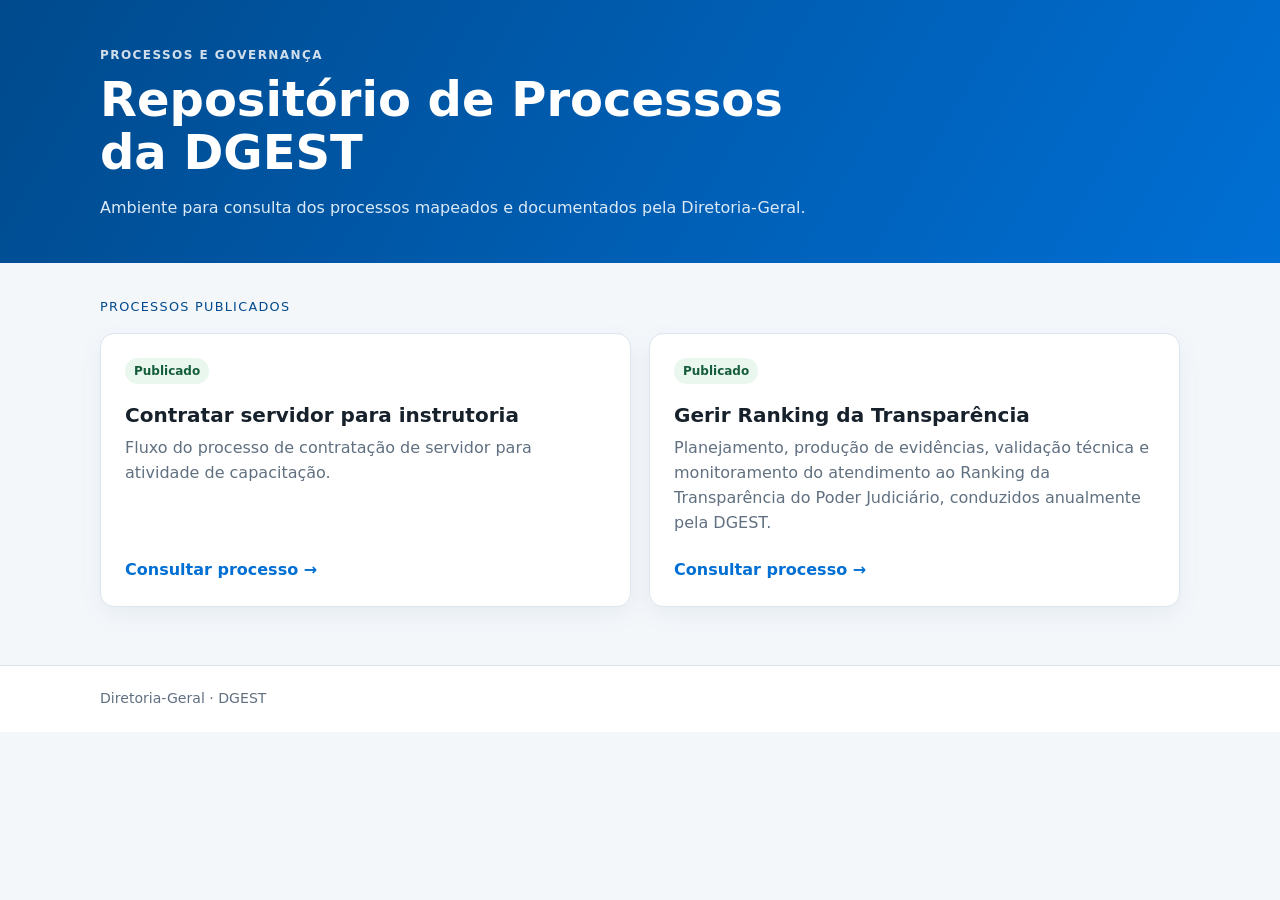
<file: index.html>
<!doctype html>
<html lang="pt-BR">
<head>
  <meta charset="utf-8">
  <meta name="viewport" content="width=device-width, initial-scale=1">
  <meta name="description" content="Consulta aos processos mapeados e documentados pela DGEST.">
  <title>Repositório de Processos da DGEST</title>
  <style>
    :root { --blue:#004a8d; --blue2:#006fd4; --ink:#17212b; --muted:#607080; --line:#dce5ed; --bg:#f4f7fa; }
    * { box-sizing:border-box; }
    body { margin:0; color:var(--ink); background:var(--bg); font:16px/1.55 system-ui,-apple-system,"Segoe UI",sans-serif; }
    header { color:#fff; background:linear-gradient(120deg,var(--blue),var(--blue2)); }
    .wrap { width:min(1080px,calc(100% - 32px)); margin:auto; }
    .hero { padding:46px 0 42px; }
    .eyebrow { margin:0 0 8px; font-size:.75rem; font-weight:700; letter-spacing:.12em; text-transform:uppercase; opacity:.82; }
    h1 { max-width:760px; margin:0; font-size:clamp(1.85rem,4vw,3rem); line-height:1.12; }
    .lead { max-width:720px; margin:16px 0 0; color:#dbeaf6; }
    main { padding:34px 0 58px; }
    .section-title { margin:0 0 16px; color:var(--blue); font-size:.8rem; letter-spacing:.1em; text-transform:uppercase; }
    .grid { display:grid; grid-template-columns:repeat(auto-fit,minmax(280px,1fr)); gap:18px; }
    .card { display:flex; flex-direction:column; min-height:210px; padding:24px; border:1px solid var(--line); border-radius:14px; background:#fff; box-shadow:0 8px 24px rgba(0,74,141,.06); }
    .tag { align-self:flex-start; padding:4px 9px; border-radius:999px; color:#155d3a; background:#e9f7ef; font-size:.75rem; font-weight:700; }
    h2 { margin:18px 0 8px; font-size:1.25rem; line-height:1.3; }
    .card p { margin:0 0 22px; color:var(--muted); }
    .card a { margin-top:auto; color:var(--blue2); font-weight:700; text-decoration:none; }
    .card a:hover, .card a:focus { text-decoration:underline; }
    footer { padding:22px 0; border-top:1px solid var(--line); color:var(--muted); background:#fff; font-size:.88rem; }
  </style>
</head>
<body>
  <header>
    <div class="wrap hero">
      <p class="eyebrow">Processos e Governança</p>
      <h1>Repositório de Processos da DGEST</h1>
      <p class="lead">Ambiente para consulta dos processos mapeados e documentados pela Diretoria-Geral.</p>
    </div>
  </header>
  <main class="wrap">
    <p class="section-title">Processos publicados</p>
    <section class="grid" aria-label="Catálogo de processos">
      <article class="card">
        <span class="tag">Publicado</span>
        <h2>Contratar servidor para instrutoria</h2>
        <p>Fluxo do processo de contratação de servidor para atividade de capacitação.</p>
        <a href="processos/contratar-servidor-instrutoria/">Consultar processo →</a>
      </article>
      <article class="card">
        <span class="tag">Publicado</span>
        <h2>Gerir Ranking da Transparência</h2>
        <p>Planejamento, produção de evidências, validação técnica e monitoramento do atendimento ao Ranking da Transparência do Poder Judiciário, conduzidos anualmente pela DGEST.</p>
        <a href="processos/ranking-transparencia/">Consultar processo →</a>
      </article>
    </section>
  </main>
  <footer><div class="wrap">Diretoria-Geral · DGEST</div></footer>
</body>
</html>
</file>
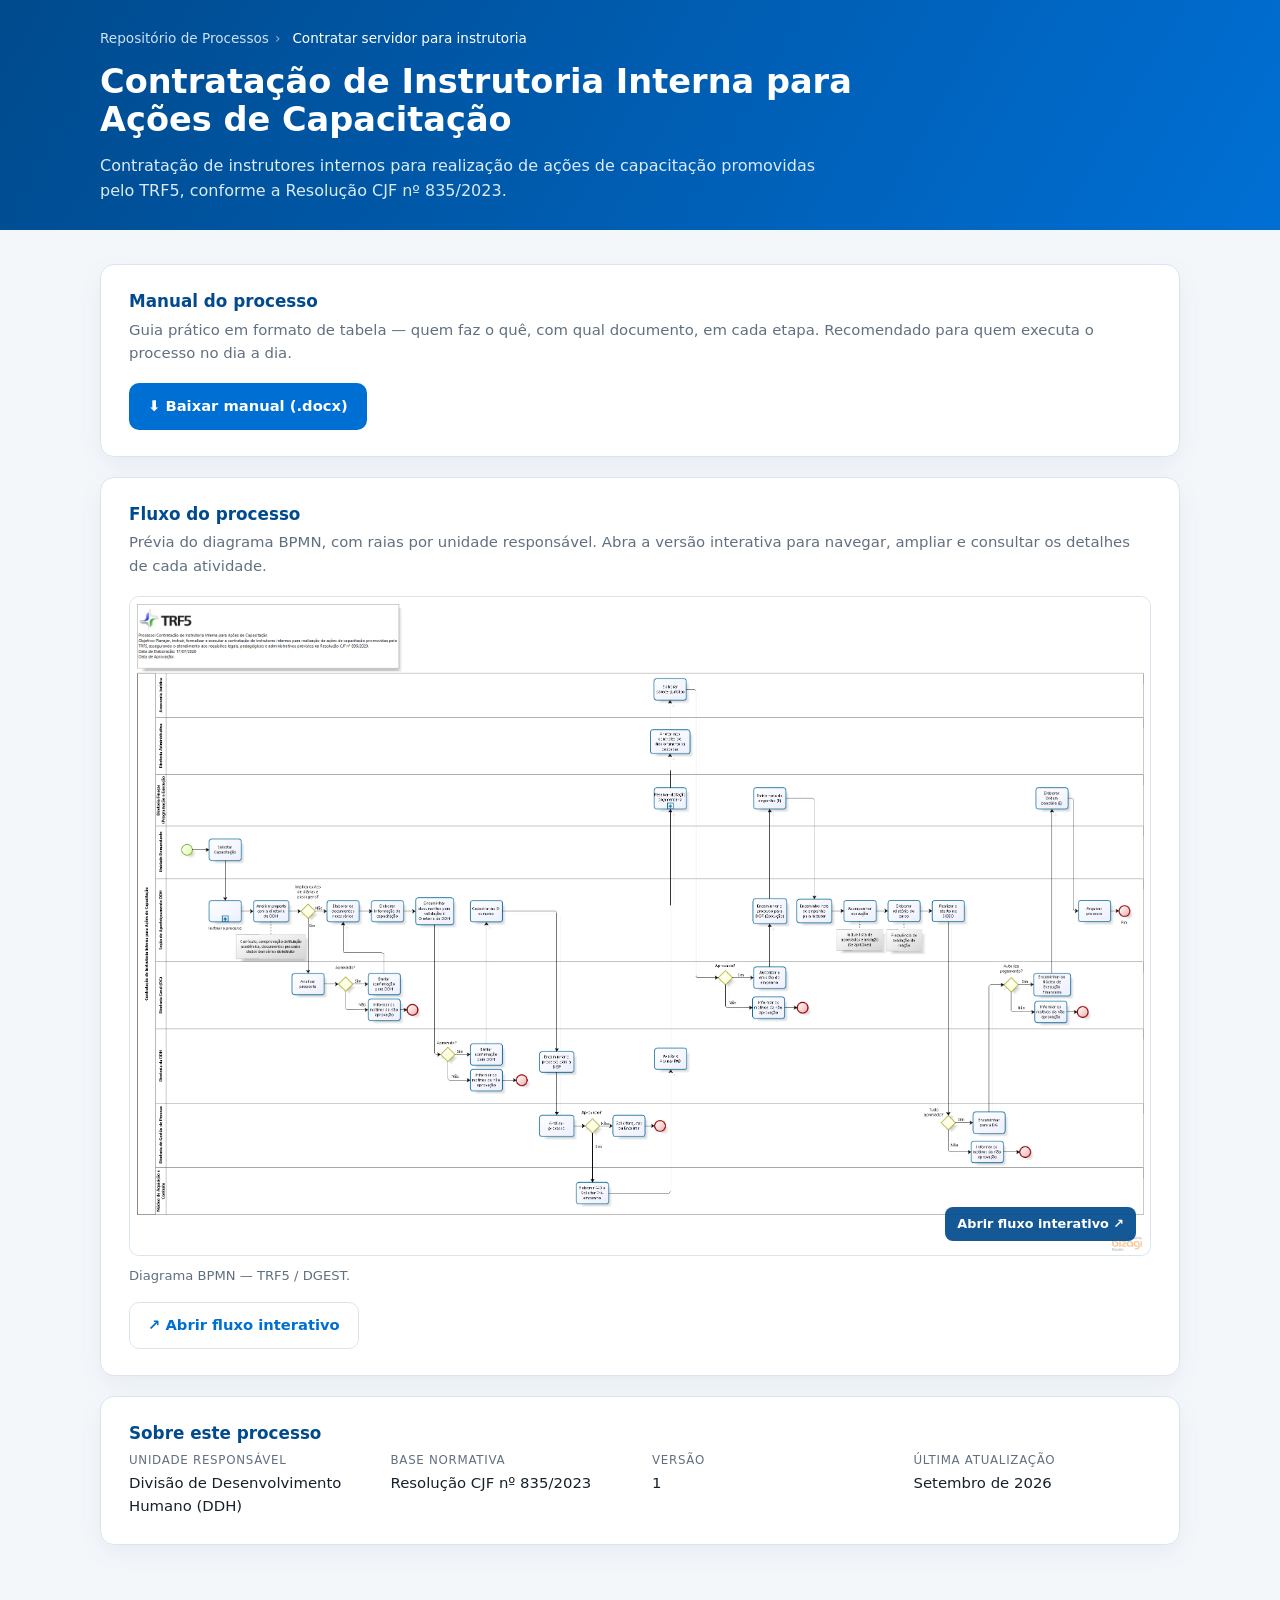
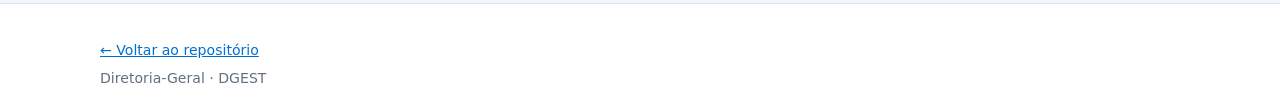
<file: processos/contratar-servidor-instrutoria/index.html>
<!doctype html>
<html lang="pt-BR">
<head>
  <meta charset="utf-8">
  <meta name="viewport" content="width=device-width, initial-scale=1">
  <meta name="description" content="Manual e fluxo do processo de contratação de instrutoria interna para ações de capacitação — DGEST/TRF5.">
  <title>Contratar servidor para instrutoria · Repositório de Processos da DGEST</title>
  <link rel="stylesheet" href="../../assets/style.css">
</head>
<body>
  <header class="site-header">
    <div class="wrap hero hero--compact">
      <p class="breadcrumb">
        <a href="../../">Repositório de Processos</a><span>›</span><span class="current">Contratar servidor para instrutoria</span>
      </p>
      <h1>Contratação de Instrutoria Interna para Ações de Capacitação</h1>
      <p class="lead">Contratação de instrutores internos para realização de ações de capacitação promovidas pelo TRF5, conforme a Resolução CJF nº 835/2023.</p>
    </div>
  </header>

  <main class="wrap">

    <section class="panel" aria-labelledby="manual-title">
      <h2 id="manual-title">Manual do processo</h2>
      <p class="panel-desc">Guia prático em formato de tabela — quem faz o quê, com qual documento, em cada etapa. Recomendado para quem executa o processo no dia a dia.</p>
      <a class="btn" href="manual-instrutoria.docx" download>⬇ Baixar manual (.docx)</a>
    </section>

    <section class="panel" aria-labelledby="fluxo-title">
      <h2 id="fluxo-title">Fluxo do processo</h2>
      <p class="panel-desc">Prévia do diagrama BPMN, com raias por unidade responsável. Abra a versão interativa para navegar, ampliar e consultar os detalhes de cada atividade.</p>
      <div class="diagram-frame">
        <a href="fluxo/" target="_blank" rel="noopener" title="Abrir fluxo interativo em nova aba">
          <img
            src="fluxo-instrutoria.png"
            alt="Diagrama BPMN do processo de Contratação de Instrutoria Interna para Ações de Capacitação, com raias por Unidade Demandante, Seção de Aperfeiçoamento DDH, Diretoria da DDH, Diretoria Geral, Diretoria de Gestão de Pessoas, Núcleo de Aquisição e Contrato, Diretoria de Finanças, Diretoria Administrativa e Assessoria Jurídica."
          >
          <span class="diagram-open-hint">Abrir fluxo interativo ↗</span>
        </a>
      </div>
      <p class="diagram-caption">Diagrama BPMN — TRF5 / DGEST.</p>
      <div class="panel-actions">
        <a class="btn btn--ghost" href="fluxo/" target="_blank" rel="noopener">↗ Abrir fluxo interativo</a>
      </div>
    </section>

    <section class="panel" aria-labelledby="meta-title">
      <h2 id="meta-title">Sobre este processo</h2>
      <dl class="meta-list">
        <div>
          <dt>Unidade responsável</dt>
          <dd>Divisão de Desenvolvimento Humano (DDH)</dd>
        </div>
        <div>
          <dt>Base normativa</dt>
          <dd>Resolução CJF nº 835/2023</dd>
        </div>
        <div>
          <dt>Versão</dt>
          <dd>1</dd>
        </div>
        <div>
          <dt>Última atualização</dt>
          <dd>Setembro de 2026</dd>
        </div>
      </dl>
    </section>

  </main>

  <footer class="site-footer">
    <div class="wrap">
      <p class="back-link"><a href="../../">← Voltar ao repositório</a></p>
      Diretoria-Geral · DGEST
    </div>
  </footer>
</body>
</html>
</file>
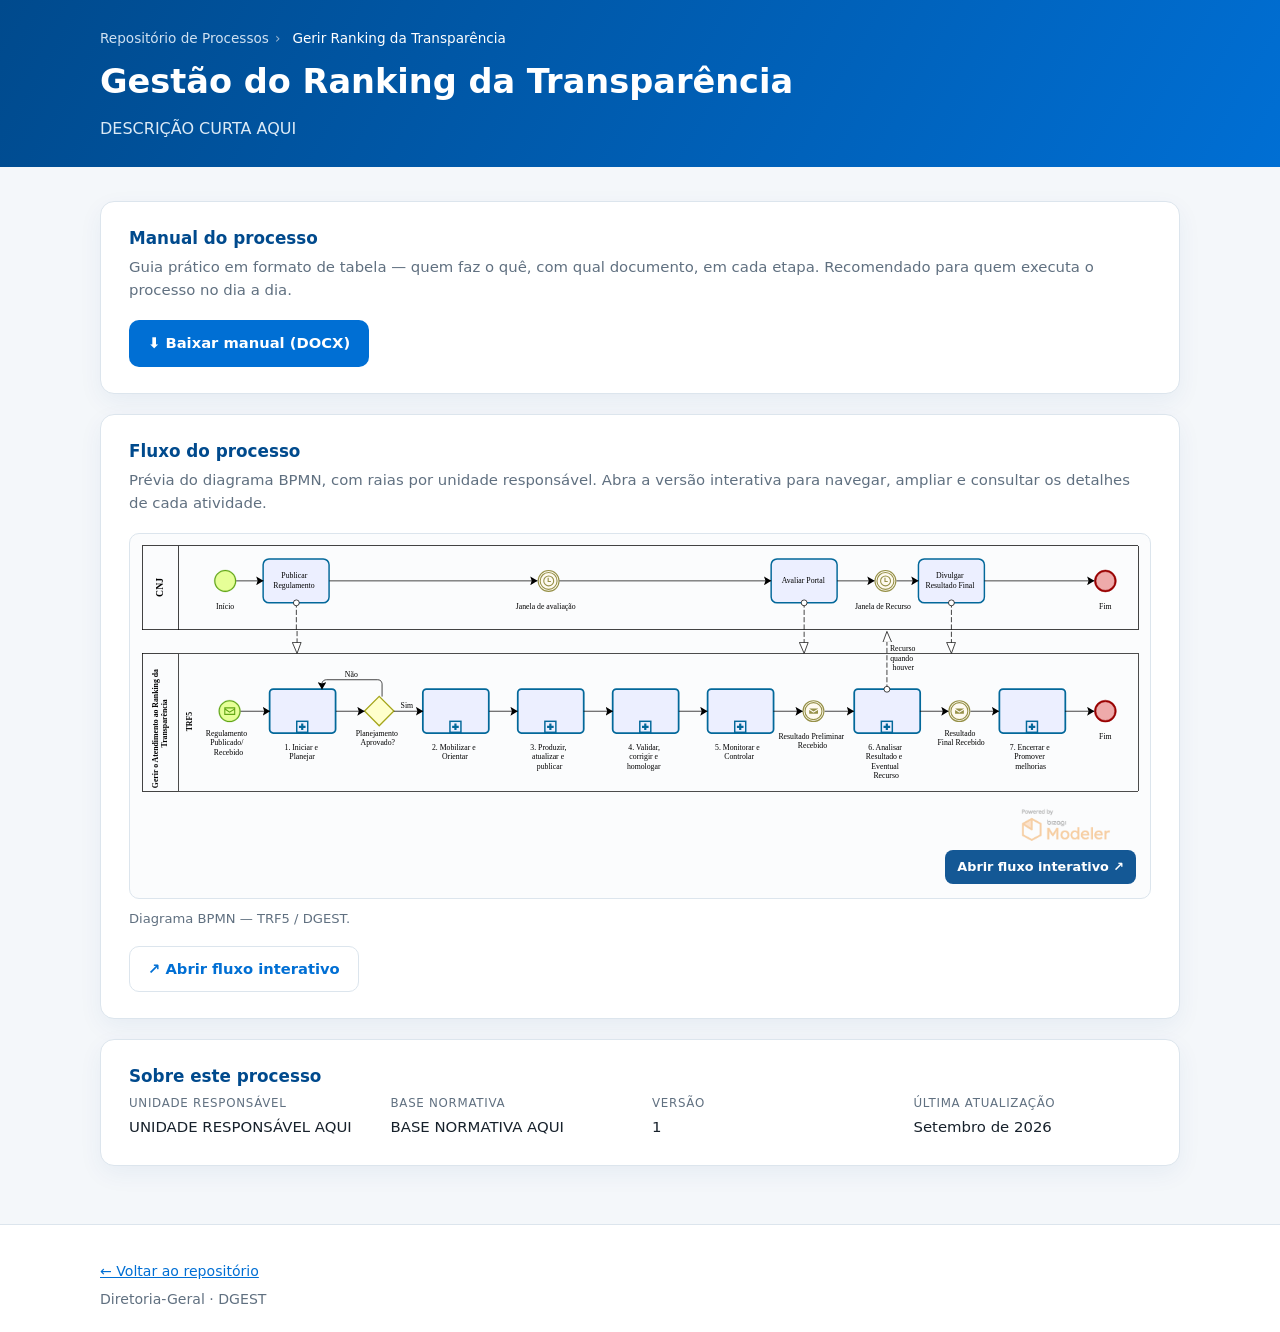
<file: processos/ranking-transparencia/index.html>
<!doctype html>
<html lang="pt-BR">
<head>
  <meta charset="utf-8">
  <meta name="viewport" content="width=device-width, initial-scale=1">
  <meta name="description" content="Manual e fluxo do processo de gerir ranking da transparência — DGEST/TRF5.">
  <title>Gerir Ranking da Transparência · Repositório de Processos da DGEST</title>
  <link rel="stylesheet" href="../../assets/style.css">
</head>
<body>
  <header class="site-header">
    <div class="wrap hero hero--compact">
      <p class="breadcrumb">
        <a href="../../">Repositório de Processos</a><span>›</span><span class="current">Gerir Ranking da Transparência</span>
      </p>
      <h1>Gestão do Ranking da Transparência</h1>
      <p class="lead">DESCRIÇÃO CURTA AQUI</p>
    </div>
  </header>

  <main class="wrap">

    <section class="panel" aria-labelledby="manual-title">
      <h2 id="manual-title">Manual do processo</h2>
      <p class="panel-desc">Guia prático em formato de tabela — quem faz o quê, com qual documento, em cada etapa. Recomendado para quem executa o processo no dia a dia.</p>
      <a class="btn" href="NOME-DO-MANUAL.docx" download>⬇ Baixar manual (DOCX)</a>
    </section>

    <section class="panel" aria-labelledby="fluxo-title">
      <h2 id="fluxo-title">Fluxo do processo</h2>
      <p class="panel-desc">Prévia do diagrama BPMN, com raias por unidade responsável. Abra a versão interativa para navegar, ampliar e consultar os detalhes de cada atividade.</p>
      <div class="diagram-frame">
        <a href="fluxo/" target="_blank" rel="noopener" title="Abrir fluxo interativo em nova aba">
          <img
            src="Fluxo Principal.svg"
            alt="Diagrama BPMN do processo Gestão do Ranking da Transparência."
          >
          <span class="diagram-open-hint">Abrir fluxo interativo ↗</span>
        </a>
      </div>
      <p class="diagram-caption">Diagrama BPMN — TRF5 / DGEST.</p>
      <div class="panel-actions">
        <a class="btn btn--ghost" href="fluxo/" target="_blank" rel="noopener">↗ Abrir fluxo interativo</a>
      </div>
    </section>

    <section class="panel" aria-labelledby="meta-title">
      <h2 id="meta-title">Sobre este processo</h2>
      <dl class="meta-list">
        <div>
          <dt>Unidade responsável</dt>
          <dd>UNIDADE RESPONSÁVEL AQUI</dd>
        </div>
        <div>
          <dt>Base normativa</dt>
          <dd>BASE NORMATIVA AQUI</dd>
        </div>
        <div>
          <dt>Versão</dt>
          <dd>1</dd>
        </div>
        <div>
          <dt>Última atualização</dt>
          <dd>Setembro de 2026</dd>
        </div>
      </dl>
    </section>

  </main>

  <footer class="site-footer">
    <div class="wrap">
      <p class="back-link"><a href="../../">← Voltar ao repositório</a></p>
      Diretoria-Geral · DGEST
    </div>
  </footer>
</body>
</html>
</file>
<file: assets/style.css>
/* ============================================================
   DGEST · Repositório de Processos — folha de estilo compartilhada
   Reutilizada pelo index.html e por todas as páginas em processos/*
   ============================================================ */

:root {
  --blue: #004a8d;
  --blue2: #006fd4;
  --ink: #17212b;
  --muted: #607080;
  --line: #dce5ed;
  --bg: #f4f7fa;
  --green-bg: #e9f7ef;
  --green-ink: #155d3a;
  --amber-bg: #fdf3e2;
  --amber-ink: #8a5a10;
}

* { box-sizing: border-box; }

body {
  margin: 0;
  color: var(--ink);
  background: var(--bg);
  font: 16px/1.55 system-ui, -apple-system, "Segoe UI", sans-serif;
}

.wrap { width: min(1080px, calc(100% - 32px)); margin: auto; }

/* ---------- header / hero ---------- */
header.site-header {
  color: #fff;
  background: linear-gradient(120deg, var(--blue), var(--blue2));
}
.hero { padding: 46px 0 42px; }
.eyebrow {
  margin: 0 0 8px;
  font-size: .75rem;
  font-weight: 700;
  letter-spacing: .12em;
  text-transform: uppercase;
  opacity: .82;
}
h1 { max-width: 760px; margin: 0; font-size: clamp(1.85rem, 4vw, 3rem); line-height: 1.12; }
.lead { max-width: 720px; margin: 16px 0 0; color: #dbeaf6; }

/* Cabeçalho compacto usado nas páginas internas de processo */
.hero.hero--compact { padding: 28px 0 26px; }
.hero--compact h1 { font-size: clamp(1.5rem, 3vw, 2.1rem); }

/* ---------- breadcrumb ---------- */
.breadcrumb {
  margin: 0 0 14px;
  font-size: .85rem;
}
.breadcrumb a { color: #cfe1f2; text-decoration: none; }
.breadcrumb a:hover, .breadcrumb a:focus { text-decoration: underline; }
.breadcrumb span { color: #9fb9d3; margin: 0 6px; }
.breadcrumb .current { color: #fff; }

/* ---------- main / sections ---------- */
main { padding: 34px 0 58px; }
.section-title {
  margin: 0 0 16px;
  color: var(--blue);
  font-size: .8rem;
  letter-spacing: .1em;
  text-transform: uppercase;
}

/* ---------- catalog grid (index) ---------- */
.grid { display: grid; grid-template-columns: repeat(auto-fit, minmax(280px, 1fr)); gap: 18px; }
.card {
  display: flex;
  flex-direction: column;
  min-height: 210px;
  padding: 24px;
  border: 1px solid var(--line);
  border-radius: 14px;
  background: #fff;
  box-shadow: 0 8px 24px rgba(0, 74, 141, .06);
}
.tag {
  align-self: flex-start;
  padding: 4px 9px;
  border-radius: 999px;
  color: var(--green-ink);
  background: var(--green-bg);
  font-size: .75rem;
  font-weight: 700;
}
.tag.tag--amber { color: var(--amber-ink); background: var(--amber-bg); }
h2 { margin: 18px 0 8px; font-size: 1.25rem; line-height: 1.3; }
.card h2 a { color: var(--ink); text-decoration: none; }
.card h2 a::after { content: " →"; color: var(--blue2); opacity: 0; margin-left: 2px; transition: opacity .12s, margin-left .12s; }
.card h2 a:hover, .card h2 a:focus { color: var(--blue2); text-decoration: underline; }
.card h2 a:hover::after, .card h2 a:focus::after { opacity: 1; margin-left: 6px; }
.card p { margin: 0 0 4px; color: var(--muted); }
.card-meta { margin: 14px 0 0; font-size: .82rem; color: var(--muted); }
.card-actions { margin-top: auto; display: flex; gap: 18px; flex-wrap: wrap; }
.card-actions a { color: var(--blue2); font-weight: 700; text-decoration: none; }
.card-actions a:hover, .card-actions a:focus { text-decoration: underline; }

/* ---------- process page: content sections ---------- */
.panel {
  padding: 26px 28px;
  border: 1px solid var(--line);
  border-radius: 14px;
  background: #fff;
  box-shadow: 0 8px 24px rgba(0, 74, 141, .06);
}
.panel + .panel { margin-top: 20px; }
.panel h2 {
  margin: 0 0 6px;
  font-size: 1.05rem;
  color: var(--blue);
}
.panel .panel-desc { margin: 0 0 18px; color: var(--muted); font-size: .93rem; }

.btn {
  display: inline-flex;
  align-items: center;
  gap: 8px;
  padding: 11px 18px;
  border-radius: 10px;
  background: var(--blue2);
  color: #fff;
  font-weight: 700;
  font-size: .92rem;
  text-decoration: none;
  border: 1px solid transparent;
}
.btn:hover, .btn:focus { background: var(--blue); }
.btn.btn--ghost {
  background: #fff;
  color: var(--blue2);
  border: 1px solid var(--line);
}
.btn.btn--ghost:hover, .btn.btn--ghost:focus { background: #f0f5f9; }

/* fluxo image + lightbox trigger */
.diagram-frame {
  border: 1px solid var(--line);
  border-radius: 10px;
  overflow: hidden;
  background: #fbfcfd;
}
.diagram-frame { position: relative; }
.diagram-frame a { display: block; }
.diagram-frame img {
  display: block;
  width: 100%;
  height: auto;
  cursor: pointer;
  transition: opacity .12s;
}
.diagram-frame a:hover img, .diagram-frame a:focus img { opacity: .88; }
.diagram-open-hint {
  position: absolute;
  right: 14px;
  bottom: 14px;
  padding: 7px 12px;
  border-radius: 8px;
  background: rgba(0, 74, 141, .92);
  color: #fff;
  font-size: .8rem;
  font-weight: 700;
  pointer-events: none;
}
.diagram-caption {
  margin: 10px 0 0;
  font-size: .82rem;
  color: var(--muted);
}
.panel-actions { margin-top: 16px; display: flex; gap: 12px; flex-wrap: wrap; }

.lightbox {
  position: fixed;
  inset: 0;
  display: none;
  align-items: center;
  justify-content: center;
  background: rgba(15, 25, 35, .82);
  z-index: 50;
  padding: 24px;
}
.lightbox.is-open { display: flex; }
.lightbox img {
  max-width: 100%;
  max-height: 100%;
  border-radius: 6px;
  box-shadow: 0 20px 60px rgba(0, 0, 0, .4);
}
.lightbox-close {
  position: absolute;
  top: 18px;
  right: 24px;
  width: 40px;
  height: 40px;
  border-radius: 50%;
  border: none;
  background: #fff;
  color: var(--ink);
  font-size: 1.1rem;
  cursor: pointer;
}

/* metadata list */
.meta-list { display: grid; grid-template-columns: repeat(auto-fit, minmax(220px, 1fr)); gap: 16px 24px; margin: 0; }
.meta-list dt { font-size: .74rem; letter-spacing: .06em; text-transform: uppercase; color: var(--muted); margin: 0 0 3px; }
.meta-list dd { margin: 0; font-size: .93rem; }

/* ---------- footer ---------- */
footer.site-footer {
  padding: 22px 0;
  border-top: 1px solid var(--line);
  color: var(--muted);
  background: #fff;
  font-size: .88rem;
}
footer.site-footer .back-link { margin-bottom: 6px; }
footer.site-footer a { color: var(--blue2); }
</file>
